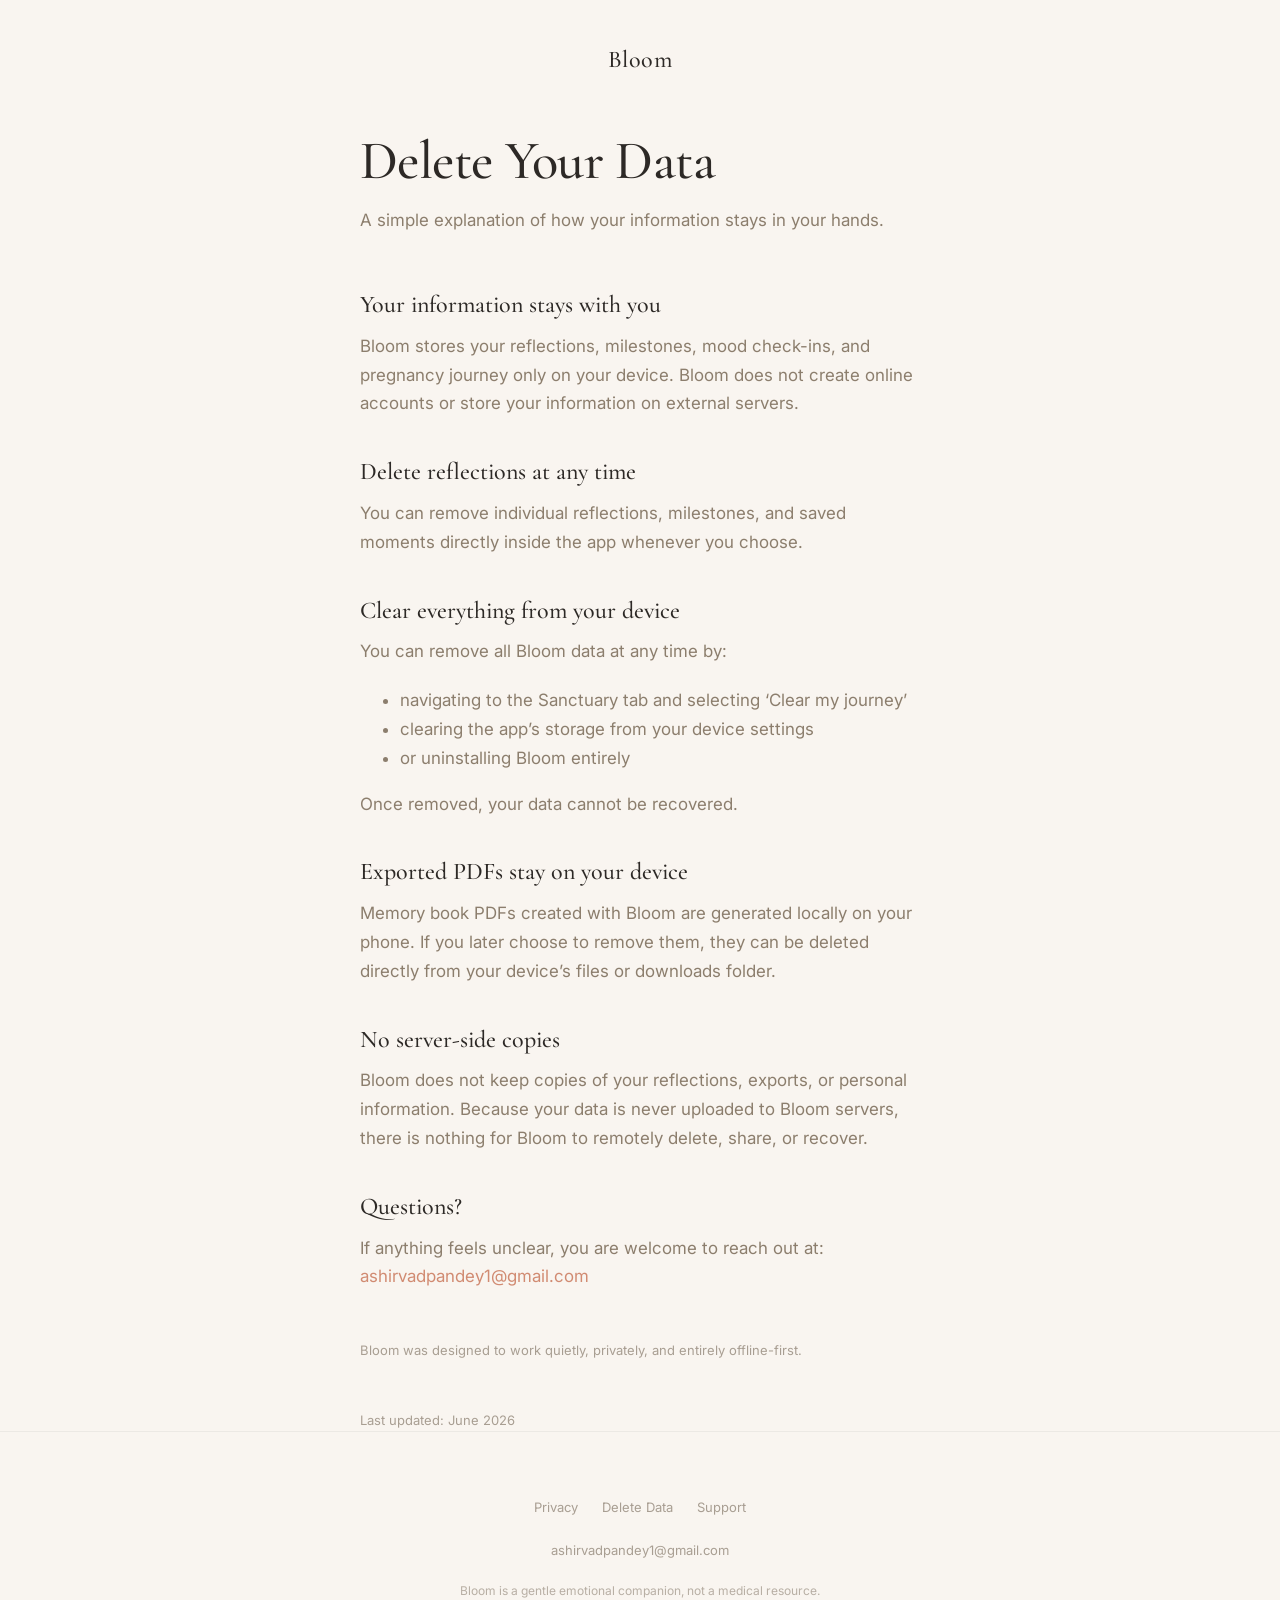
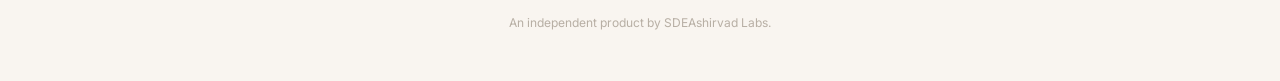
<file: delete-data/index.html>
<!DOCTYPE html>
<html lang="en">
<head>
  <meta charset="UTF-8">
  <meta name="viewport" content="width=device-width, initial-scale=1.0">
  <meta name="description" content="How to delete your data from Bloom, a private offline-first pregnancy companion.">
  <meta name="author" content="Ashirvad Kumar Pandey">
  <meta name="theme-color" content="#F9F5F0">
  <link rel="canonical" href="https://bloom.sdeashirvad.com/delete-data">
  <title>Delete Your Data — Bloom</title>

  <meta property="og:type" content="website">
  <meta property="og:url" content="https://bloom.sdeashirvad.com/delete-data">
  <meta property="og:title" content="Delete Your Data — Bloom">
  <meta property="og:description" content="How to delete your data from Bloom, a private offline-first pregnancy companion.">
  <meta property="og:image" content="https://bloom.sdeashirvad.com/assets/images/icon.png">

  <meta name="twitter:card" content="summary">
  <meta name="twitter:title" content="Delete Your Data — Bloom">
  <meta name="twitter:description" content="How to delete your data from Bloom, a private offline-first pregnancy companion.">
  <meta name="twitter:image" content="https://bloom.sdeashirvad.com/assets/images/icon.png">

  <link rel="icon" href="/assets/images/icon.png" type="image/png">
  <link rel="apple-touch-icon" href="/assets/images/icon.png">
  <link rel="preconnect" href="https://fonts.googleapis.com">
  <link rel="preconnect" href="https://fonts.gstatic.com" crossorigin>
  <link href="https://fonts.googleapis.com/css2?family=Cormorant+Garamond:wght@400;500;600&family=Inter:wght@400;500&display=swap" rel="stylesheet">
  <link rel="stylesheet" href="/styles/main.css">
</head>
<body>
  <a href="#main" class="skip-link">Skip to content</a>

  <header class="site-header">
    <div class="container">
      <a href="/" class="wordmark" aria-label="Bloom home">Bloom</a>
    </div>
  </header>

      <main id="main">
        <div class="container">
          <header class="page-header">
            <h1>Delete Your Data</h1>
            <p class="body-sans">A simple explanation of how your information stays in your hands.</p>
          </header>

          <section class="policy-section">
            <h2>Your information stays with you</h2>
            <p>Bloom stores your reflections, milestones, mood check-ins, and pregnancy journey only on your device. Bloom does not create online accounts or store your information on external servers.</p>
          </section>

          <section class="policy-section">
            <h2>Delete reflections at any time</h2>
            <p>You can remove individual reflections, milestones, and saved moments directly inside the app whenever you choose.</p>
          </section>

          <section class="policy-section">
            <h2>Clear everything from your device</h2>
            <p>You can remove all Bloom data at any time by:</p>
            <ul>
              <li>navigating to the Sanctuary tab and selecting ‘Clear my journey’</li>
              <li>clearing the app’s storage from your device settings</li>
              <li>or uninstalling Bloom entirely</li>
            </ul>
            <p>Once removed, your data cannot be recovered.</p>
          </section>

          <section class="policy-section">
            <h2>Exported PDFs stay on your device</h2>
            <p>Memory book PDFs created with Bloom are generated locally on your phone. If you later choose to remove them, they can be deleted directly from your device’s files or downloads folder.</p>
          </section>

          <section class="policy-section">
            <h2>No server-side copies</h2>
            <p>Bloom does not keep copies of your reflections, exports, or personal information. Because your data is never uploaded to Bloom servers, there is nothing for Bloom to remotely delete, share, or recover.</p>
          </section>

          <section class="policy-section">
            <h2>Questions?</h2>
            <p>If anything feels unclear, you are welcome to reach out at:<br>
            <a href="mailto:ashirvadpandey1@gmail.com">ashirvadpandey1@gmail.com</a></p>
          </section>

          <p class="text-muted text-small mt-large">Bloom was designed to work quietly, privately, and entirely offline-first.</p>
          <p class="text-muted text-small mt-large">Last updated: June 2026</p>

        </div>
      </main>

    </div>
  </main>

  <footer class="site-footer">
    <div class="container">
      <nav class="footer-nav" aria-label="Footer">
        <a href="/privacy">Privacy</a>
        <a href="/delete-data">Delete Data</a>
        <a href="/support">Support</a>
      </nav>
      <p class="footer-email">
        <a href="mailto:ashirvadpandey1@gmail.com">ashirvadpandey1@gmail.com</a>
      </p>
      <p class="footer-disclaimer">Bloom is a gentle emotional companion, not a medical resource.</p>
      <p class="footer-attribution">An independent product by <a href="https://labs.sdeashirvad.com">SDEAshirvad Labs</a>.</p>
    </div>
  </footer>
</body>
</html>
</file>
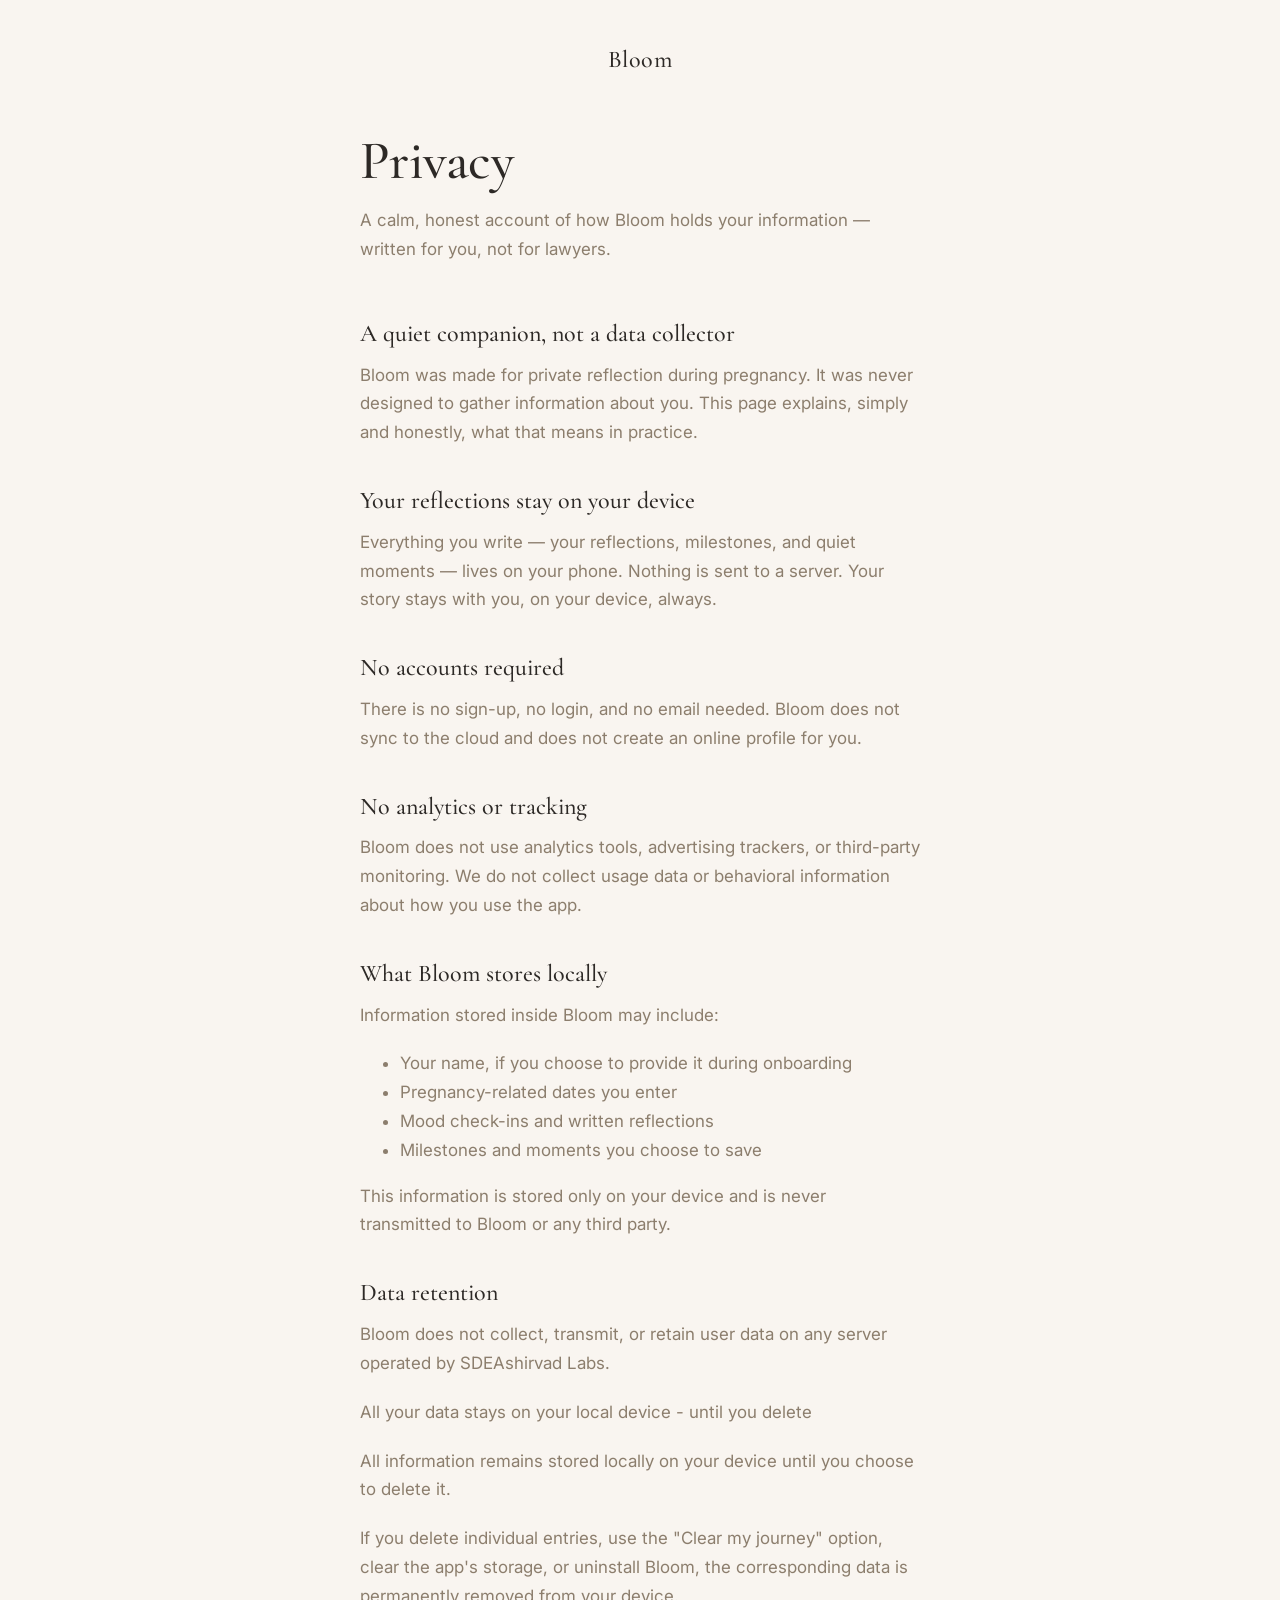
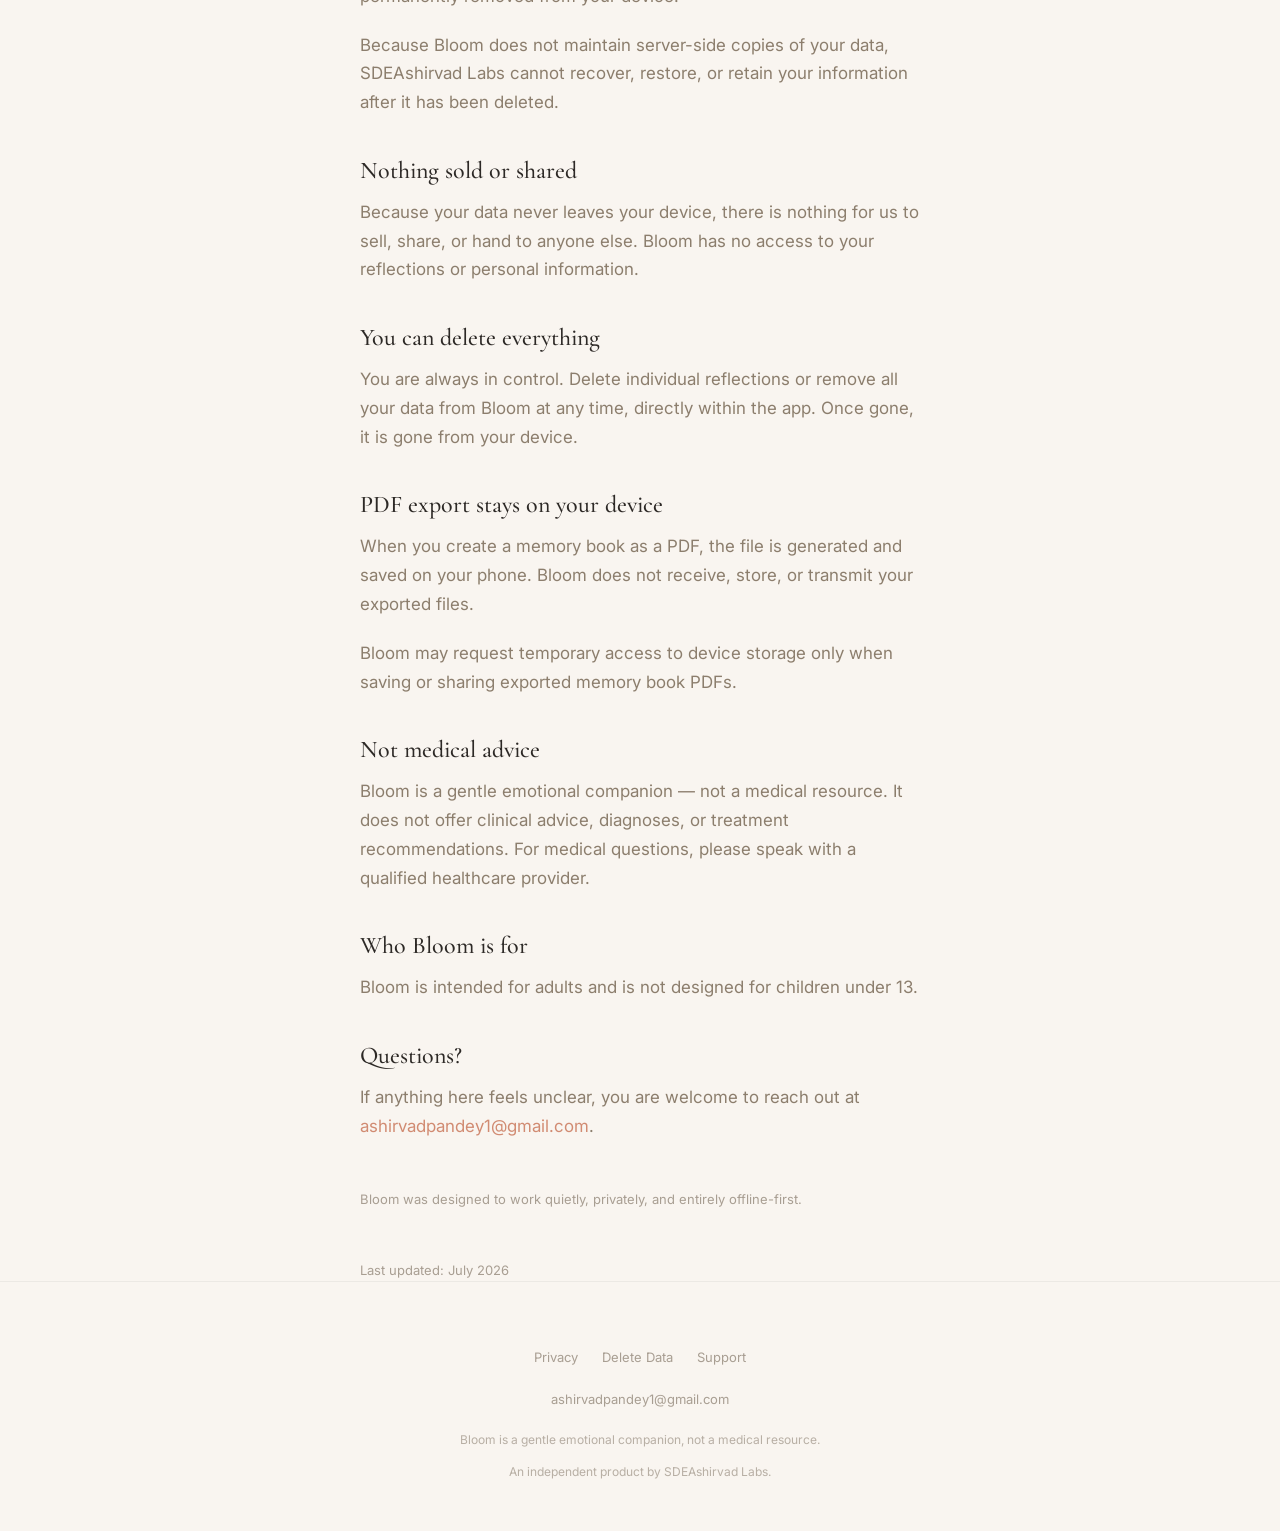
<file: privacy/index.html>
<!DOCTYPE html>
<html lang="en">
<head>
  <meta charset="UTF-8">
  <meta name="viewport" content="width=device-width, initial-scale=1.0">
  <meta name="description" content="How Bloom handles your information — calmly, honestly, and entirely on your device.">
  <meta name="author" content="Ashirvad Kumar Pandey">
  <meta name="theme-color" content="#F9F5F0">
  <link rel="canonical" href="https://bloom.sdeashirvad.com/privacy">
  <title>Privacy — Bloom</title>

  <meta property="og:type" content="website">
  <meta property="og:url" content="https://bloom.sdeashirvad.com/privacy">
  <meta property="og:title" content="Privacy — Bloom">
  <meta property="og:description" content="How Bloom handles your information — calmly, honestly, and entirely on your device.">
  <meta property="og:image" content="https://bloom.sdeashirvad.com/assets/images/icon.png">

  <meta name="twitter:card" content="summary">
  <meta name="twitter:title" content="Privacy — Bloom">
  <meta name="twitter:description" content="How Bloom handles your information — calmly, honestly, and entirely on your device.">
  <meta name="twitter:image" content="https://bloom.sdeashirvad.com/assets/images/icon.png">

  <link rel="icon" href="/assets/images/icon.png" type="image/png">
  <link rel="apple-touch-icon" href="/assets/images/icon.png">
  <link rel="preconnect" href="https://fonts.googleapis.com">
  <link rel="preconnect" href="https://fonts.gstatic.com" crossorigin>
  <link href="https://fonts.googleapis.com/css2?family=Cormorant+Garamond:wght@400;500;600&family=Inter:wght@400;500&display=swap" rel="stylesheet">
  <link rel="stylesheet" href="/styles/main.css">
</head>
<body>
  <a href="#main" class="skip-link">Skip to content</a>

  <header class="site-header">
    <div class="container">
      <a href="/" class="wordmark" aria-label="Bloom home">Bloom</a>
    </div>
  </header>

      <main id="main">
        <div class="container">
          <header class="page-header">
            <h1>Privacy</h1>
            <p class="body-sans">A calm, honest account of how Bloom holds your information — written for you, not for lawyers.</p>
          </header>

          <section class="policy-section">
            <h2>A quiet companion, not a data collector</h2>
            <p>Bloom was made for private reflection during pregnancy. It was never designed to gather information about you. This page explains, simply and honestly, what that means in practice.</p>
          </section>

          <section class="policy-section">
            <h2>Your reflections stay on your device</h2>
            <p>Everything you write — your reflections, milestones, and quiet moments — lives on your phone. Nothing is sent to a server. Your story stays with you, on your device, always.</p>
          </section>

          <section class="policy-section">
            <h2>No accounts required</h2>
            <p>There is no sign-up, no login, and no email needed. Bloom does not sync to the cloud and does not create an online profile for you.</p>
          </section>

          <section class="policy-section">
            <h2>No analytics or tracking</h2>
            <p>Bloom does not use analytics tools, advertising trackers, or third-party monitoring. We do not collect usage data or behavioral information about how you use the app.</p>
          </section>

          <section class="policy-section">
            <h2>What Bloom stores locally</h2>
            <p>Information stored inside Bloom may include:</p>
            <ul>
              <li>Your name, if you choose to provide it during onboarding</li>
              <li>Pregnancy-related dates you enter</li>
              <li>Mood check-ins and written reflections</li>
              <li>Milestones and moments you choose to save</li>
            </ul>
            <p>This information is stored only on your device and is never transmitted to Bloom or any third party.</p>
          </section>

          <section class="policy-section">
            <h2>Data retention</h2>
            <p>Bloom does not collect, transmit, or retain user data on any server operated by SDEAshirvad Labs.</p>
            <p>All your data stays on your local device - until you delete</p>
            <p>All information remains stored locally on your device until you choose to delete it.</p>
            <p>If you delete individual entries, use the "Clear my journey" option, clear the app's storage, or uninstall Bloom, the corresponding data is permanently removed from your device.</p>
            <p>Because Bloom does not maintain server-side copies of your data, SDEAshirvad Labs cannot recover, restore, or retain your information after it has been deleted.</p>
          </section>

          <section class="policy-section">
            <h2>Nothing sold or shared</h2>
            <p>Because your data never leaves your device, there is nothing for us to sell, share, or hand to anyone else. Bloom has no access to your reflections or personal information.</p>
          </section>

          <section class="policy-section">
            <h2>You can delete everything</h2>
            <p>You are always in control. Delete individual reflections or remove all your data from Bloom at any time, directly within the app. Once gone, it is gone from your device.</p>
          </section>

          <section class="policy-section">
            <h2>PDF export stays on your device</h2>
            <p>When you create a memory book as a PDF, the file is generated and saved on your phone. Bloom does not receive, store, or transmit your exported files.</p>
            <p>Bloom may request temporary access to device storage only when saving or sharing exported memory book PDFs.</p>
          </section>

          <section class="policy-section">
            <h2>Not medical advice</h2>
            <p>Bloom is a gentle emotional companion — not a medical resource. It does not offer clinical advice, diagnoses, or treatment recommendations. For medical questions, please speak with a qualified healthcare provider.</p>
          </section>

          <section class="policy-section">
            <h2>Who Bloom is for</h2>
            <p>Bloom is intended for adults and is not designed for children under 13.</p>
          </section>

          <section class="policy-section">
            <h2>Questions?</h2>
            <p>If anything here feels unclear, you are welcome to reach out at <a href="mailto:ashirvadpandey1@gmail.com">ashirvadpandey1@gmail.com</a>.</p>
          </section>

          <p class="text-muted text-small mt-large">Bloom was designed to work quietly, privately, and entirely offline-first.</p>
          <p class="text-muted text-small mt-large">Last updated: July 2026</p>

        </div>
      </main>

    </div>
  </main>

  <footer class="site-footer">
    <div class="container">
      <nav class="footer-nav" aria-label="Footer">
        <a href="/privacy">Privacy</a>
        <a href="/delete-data">Delete Data</a>
        <a href="/support">Support</a>
      </nav>
      <p class="footer-email">
        <a href="mailto:ashirvadpandey1@gmail.com">ashirvadpandey1@gmail.com</a>
      </p>
      <p class="footer-disclaimer">Bloom is a gentle emotional companion, not a medical resource.</p>
      <p class="footer-attribution">An independent product by <a href="https://labs.sdeashirvad.com">SDEAshirvad Labs</a>.</p>
    </div>
  </footer>
</body>
</html>
</file>
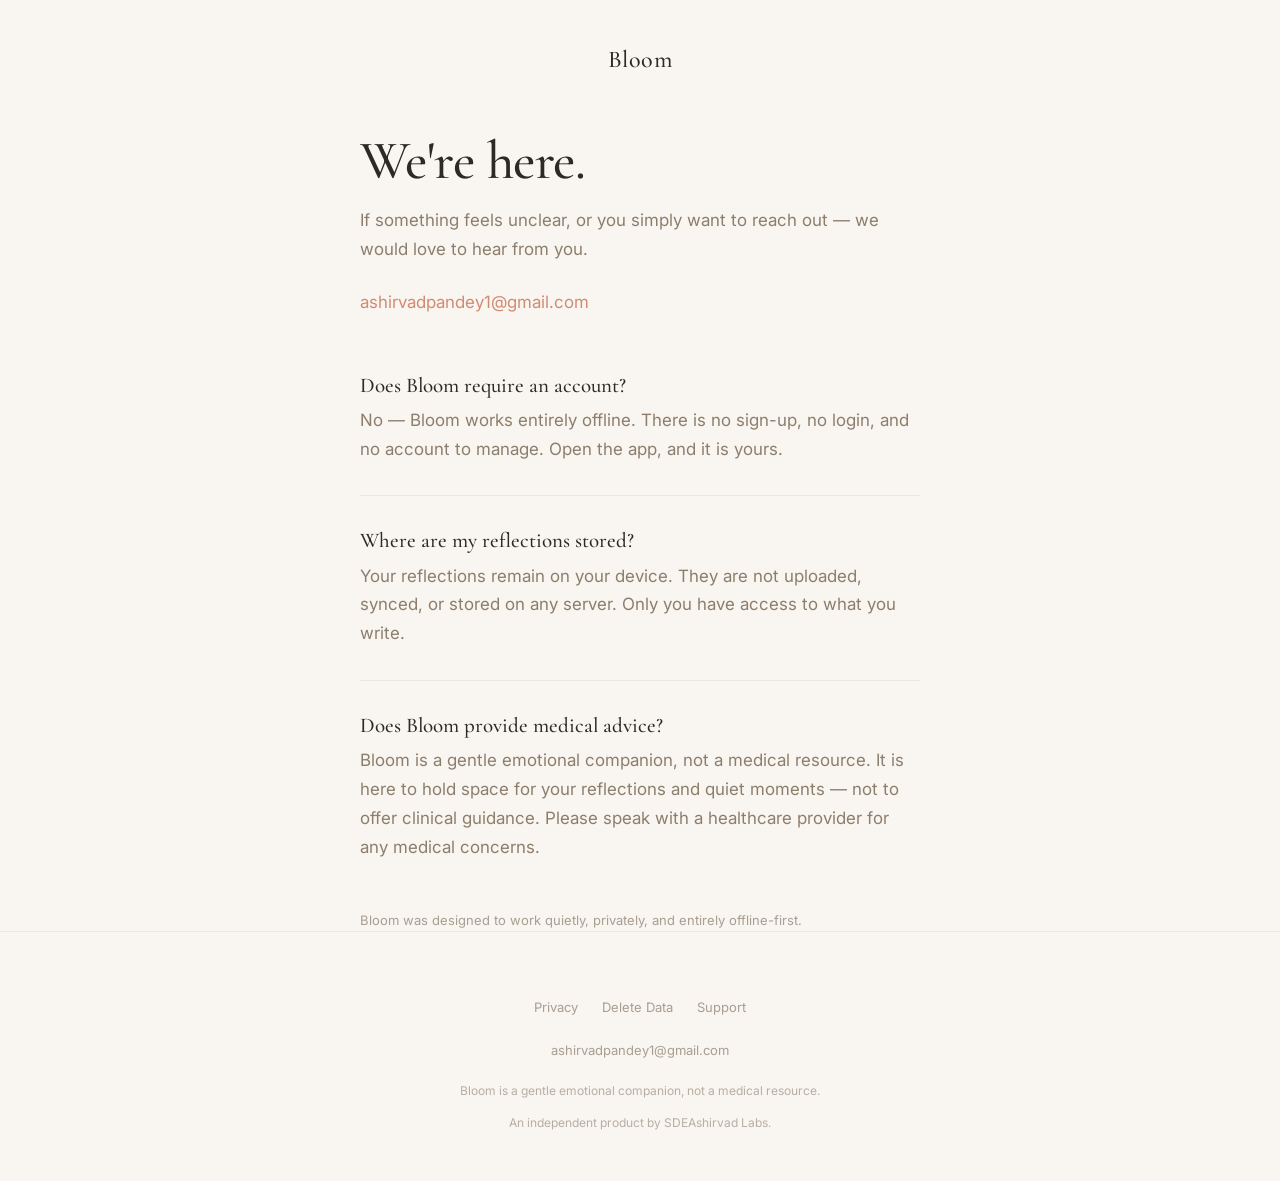
<file: support/index.html>
<!DOCTYPE html>
<html lang="en">
<head>
  <meta charset="UTF-8">
  <meta name="viewport" content="width=device-width, initial-scale=1.0">
  <meta name="description" content="Gentle answers to common questions about Bloom.">
  <meta name="author" content="Ashirvad Kumar Pandey">
  <meta name="theme-color" content="#F9F5F0">
  <link rel="canonical" href="https://bloom.sdeashirvad.com/support">
  <title>Support — Bloom</title>

  <meta property="og:type" content="website">
  <meta property="og:url" content="https://bloom.sdeashirvad.com/support">
  <meta property="og:title" content="Support — Bloom">
  <meta property="og:description" content="Gentle answers to common questions about Bloom.">
  <meta property="og:image" content="https://bloom.sdeashirvad.com/assets/images/icon.png">

  <meta name="twitter:card" content="summary">
  <meta name="twitter:title" content="Support — Bloom">
  <meta name="twitter:description" content="Gentle answers to common questions about Bloom.">
  <meta name="twitter:image" content="https://bloom.sdeashirvad.com/assets/images/icon.png">

  <link rel="icon" href="/assets/images/icon.png" type="image/png">
  <link rel="apple-touch-icon" href="/assets/images/icon.png">
  <link rel="preconnect" href="https://fonts.googleapis.com">
  <link rel="preconnect" href="https://fonts.gstatic.com" crossorigin>
  <link href="https://fonts.googleapis.com/css2?family=Cormorant+Garamond:wght@400;500;600&family=Inter:wght@400;500&display=swap" rel="stylesheet">
  <link rel="stylesheet" href="/styles/main.css">
</head>
<body>
  <a href="#main" class="skip-link">Skip to content</a>

  <header class="site-header">
    <div class="container">
      <a href="/" class="wordmark" aria-label="Bloom home">Bloom</a>
    </div>
  </header>

  <main id="main">
    <div class="container">
      <header class="page-header">
        <h1>We're here.</h1>
        <p class="body-sans">If something feels unclear, or you simply want to reach out — we would love to hear from you.</p>
        <p class="body-sans mt-medium">
          <a href="mailto:ashirvadpandey1@gmail.com">ashirvadpandey1@gmail.com</a>
        </p>
      </header>

      <section class="faq" aria-label="Frequently asked questions">
        <article class="faq-item fade-in">
          <h2>Does Bloom require an account?</h2>
          <p class="body-sans">No — Bloom works entirely offline. There is no sign-up, no login, and no account to manage. Open the app, and it is yours.</p>
        </article>

        <article class="faq-item fade-in">
          <h2>Where are my reflections stored?</h2>
          <p class="body-sans">Your reflections remain on your device. They are not uploaded, synced, or stored on any server. Only you have access to what you write.</p>
        </article>

        <article class="faq-item fade-in">
          <h2>Does Bloom provide medical advice?</h2>
          <p class="body-sans">Bloom is a gentle emotional companion, not a medical resource. It is here to hold space for your reflections and quiet moments — not to offer clinical guidance. Please speak with a healthcare provider for any medical concerns.</p>
        </article>
      </section>
      <p class="text-muted text-small mt-large">Bloom was designed to work quietly, privately, and entirely offline-first.</p>
    </div>
  </main>

  <footer class="site-footer">
    <div class="container">
      <nav class="footer-nav" aria-label="Footer">
        <a href="/privacy">Privacy</a>
        <a href="/delete-data">Delete Data</a>
        <a href="/support">Support</a>
      </nav>
      <p class="footer-email">
        <a href="mailto:ashirvadpandey1@gmail.com">ashirvadpandey1@gmail.com</a>
      </p>
      <p class="footer-disclaimer">Bloom is a gentle emotional companion, not a medical resource.</p>
      <p class="footer-attribution">An independent product by <a href="https://labs.sdeashirvad.com">SDEAshirvad Labs</a>.</p>
    </div>
  </footer>

  <script src="/scripts/main.js" defer></script>
</body>
</html>
</file>
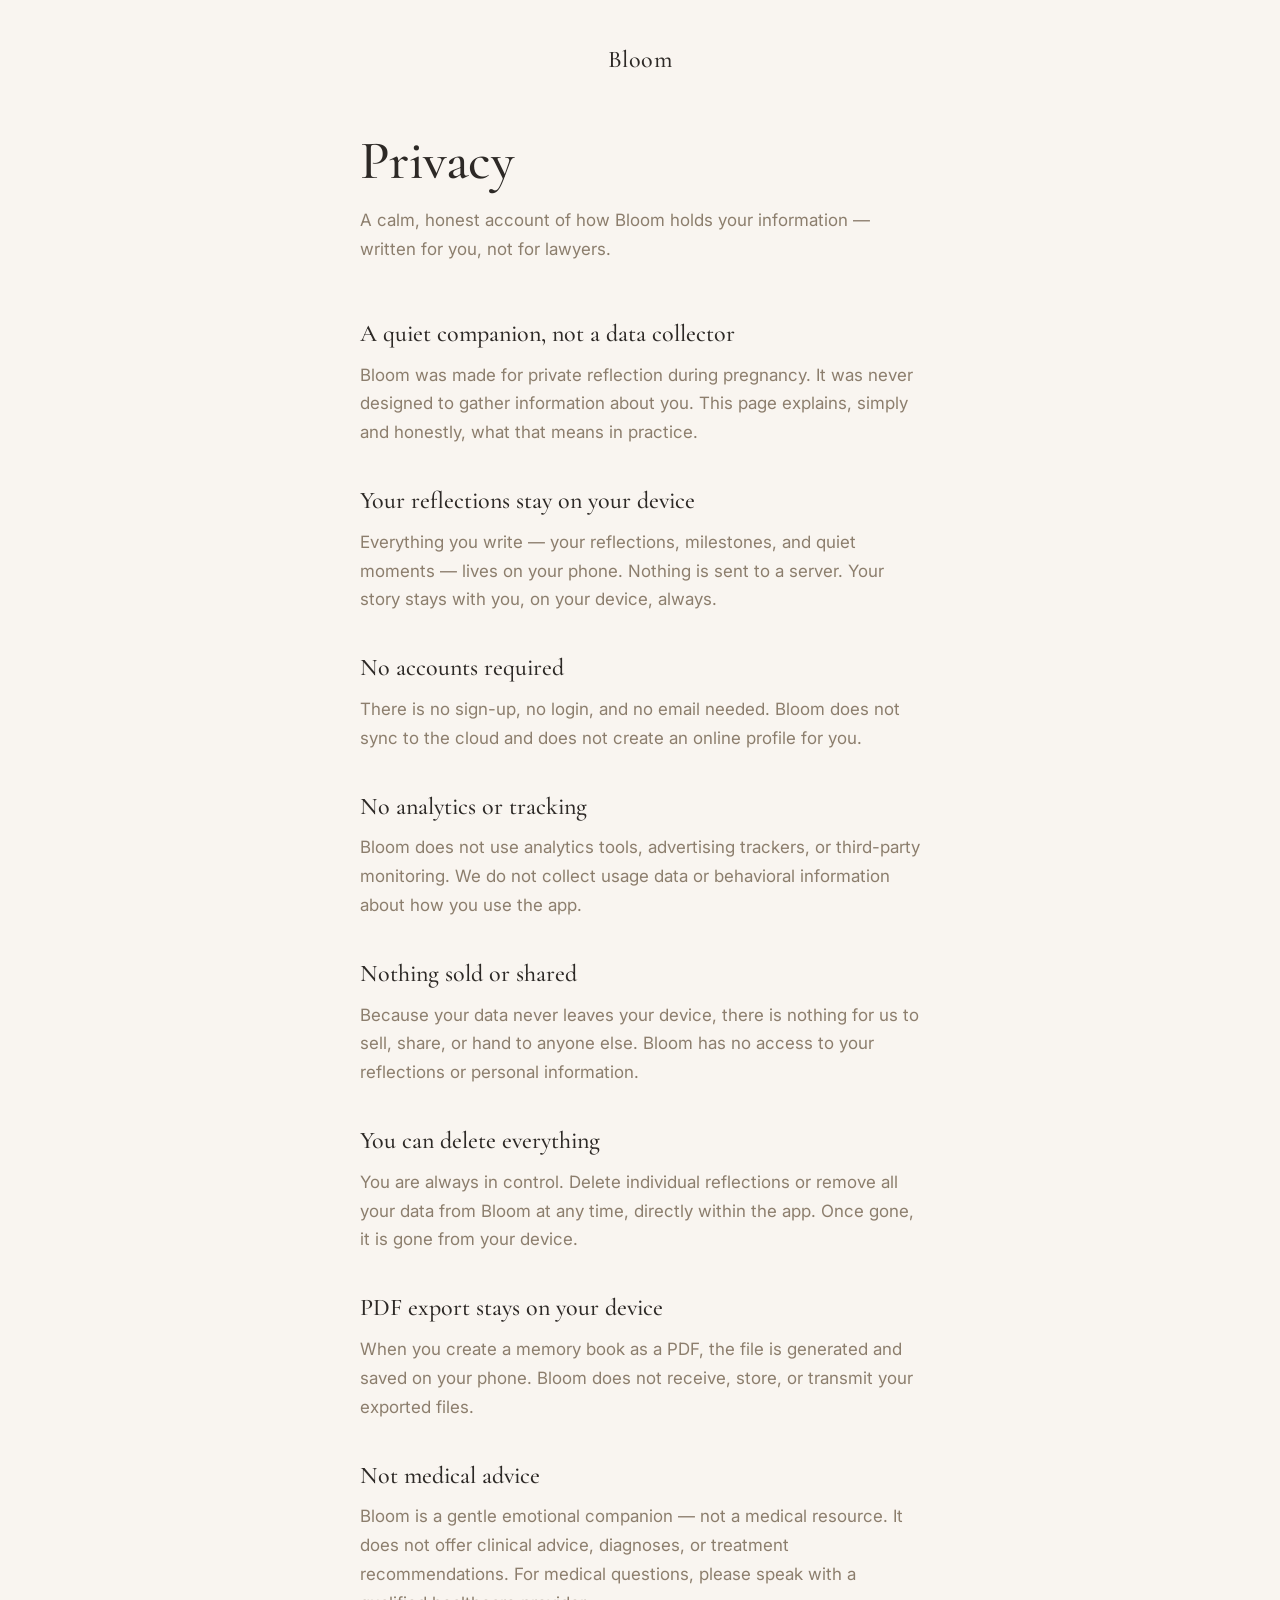
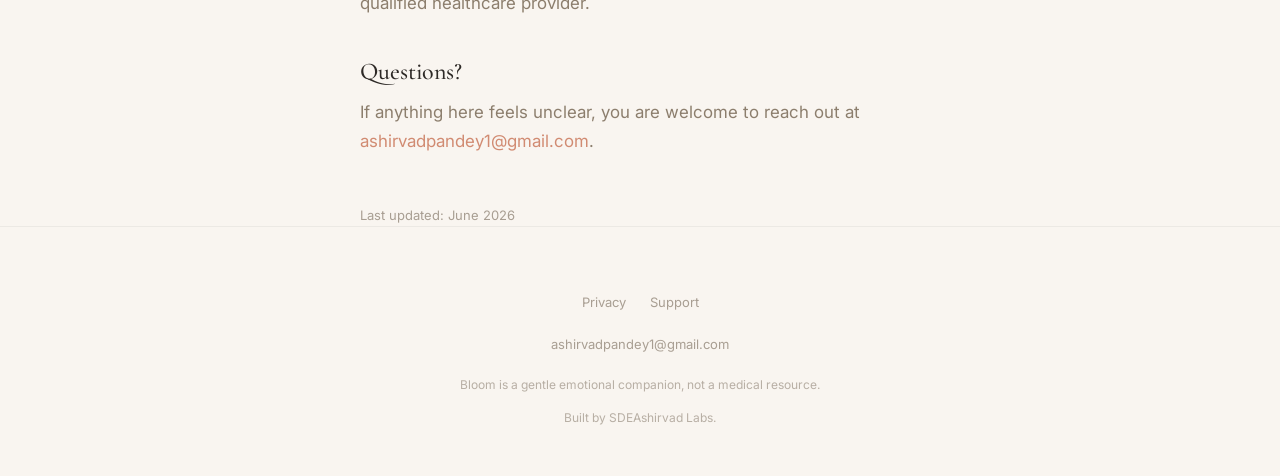
<file: privacy.html>
<!DOCTYPE html>
<html lang="en">
<head>
  <meta charset="UTF-8">
  <meta name="viewport" content="width=device-width, initial-scale=1.0">
  <meta name="description" content="How Bloom handles your information — calmly, honestly, and entirely on your device.">
  <meta name="author" content="Ashirvad Kumar Pandey">
  <meta name="theme-color" content="#F9F5F0">
  <link rel="canonical" href="https://bloom.ashirvad.work/privacy">
  <title>Privacy — Bloom</title>

  <meta property="og:type" content="website">
  <meta property="og:url" content="https://bloom.ashirvad.work/privacy">
  <meta property="og:title" content="Privacy — Bloom">
  <meta property="og:description" content="How Bloom handles your information — calmly, honestly, and entirely on your device.">
  <meta property="og:image" content="https://bloom.ashirvad.work/assets/images/icon.png">

  <meta name="twitter:card" content="summary">
  <meta name="twitter:title" content="Privacy — Bloom">
  <meta name="twitter:description" content="How Bloom handles your information — calmly, honestly, and entirely on your device.">
  <meta name="twitter:image" content="https://bloom.ashirvad.work/assets/images/icon.png">

  <link rel="icon" href="assets/images/icon.png" type="image/png">
  <link rel="apple-touch-icon" href="assets/images/icon.png">
  <link rel="preconnect" href="https://fonts.googleapis.com">
  <link rel="preconnect" href="https://fonts.gstatic.com" crossorigin>
  <link href="https://fonts.googleapis.com/css2?family=Cormorant+Garamond:wght@400;500;600&family=Inter:wght@400;500&display=swap" rel="stylesheet">
  <link rel="stylesheet" href="styles/main.css">
</head>
<body>
  <a href="#main" class="skip-link">Skip to content</a>

  <header class="site-header">
    <div class="container">
      <a href="/" class="wordmark" aria-label="Bloom home">Bloom</a>
    </div>
  </header>

  <main id="main">
    <div class="container">
      <header class="page-header">
        <h1>Privacy</h1>
        <p class="body-sans">A calm, honest account of how Bloom holds your information — written for you, not for lawyers.</p>
      </header>

      <section class="policy-section">
        <h2>A quiet companion, not a data collector</h2>
        <p>Bloom was made for private reflection during pregnancy. It was never designed to gather information about you. This page explains, simply and honestly, what that means in practice.</p>
      </section>

      <section class="policy-section">
        <h2>Your reflections stay on your device</h2>
        <p>Everything you write — your reflections, milestones, and quiet moments — lives on your phone. Nothing is sent to a server. Your story stays with you, on your device, always.</p>
      </section>

      <section class="policy-section">
        <h2>No accounts required</h2>
        <p>There is no sign-up, no login, and no email needed. Bloom does not sync to the cloud and does not create an online profile for you.</p>
      </section>

      <section class="policy-section">
        <h2>No analytics or tracking</h2>
        <p>Bloom does not use analytics tools, advertising trackers, or third-party monitoring. We do not collect usage data or behavioral information about how you use the app.</p>
      </section>

      <section class="policy-section">
        <h2>Nothing sold or shared</h2>
        <p>Because your data never leaves your device, there is nothing for us to sell, share, or hand to anyone else. Bloom has no access to your reflections or personal information.</p>
      </section>

      <section class="policy-section">
        <h2>You can delete everything</h2>
        <p>You are always in control. Delete individual reflections or remove all your data from Bloom at any time, directly within the app. Once gone, it is gone from your device.</p>
      </section>

      <section class="policy-section">
        <h2>PDF export stays on your device</h2>
        <p>When you create a memory book as a PDF, the file is generated and saved on your phone. Bloom does not receive, store, or transmit your exported files.</p>
      </section>

      <section class="policy-section">
        <h2>Not medical advice</h2>
        <p>Bloom is a gentle emotional companion — not a medical resource. It does not offer clinical advice, diagnoses, or treatment recommendations. For medical questions, please speak with a qualified healthcare provider.</p>
      </section>

      <section class="policy-section">
        <h2>Questions?</h2>
        <p>If anything here feels unclear, you are welcome to reach out at <a href="mailto:ashirvadpandey1@gmail.com">ashirvadpandey1@gmail.com</a>.</p>
      </section>

      <p class="text-muted text-small mt-large">Last updated: June 2026</p>
    </div>
  </main>

  <footer class="site-footer">
    <div class="container">
      <nav class="footer-nav" aria-label="Footer">
        <a href="/privacy">Privacy</a>
        <a href="/support">Support</a>
      </nav>
      <p class="footer-email">
        <a href="mailto:ashirvadpandey1@gmail.com">ashirvadpandey1@gmail.com</a>
      </p>
      <p class="footer-disclaimer">Bloom is a gentle emotional companion, not a medical resource.</p>
      <p class="footer-attribution">Built by <a href="https://ashirvad.work">SDEAshirvad Labs</a>.</p>
    </div>
  </footer>
</body>
</html>
</file>
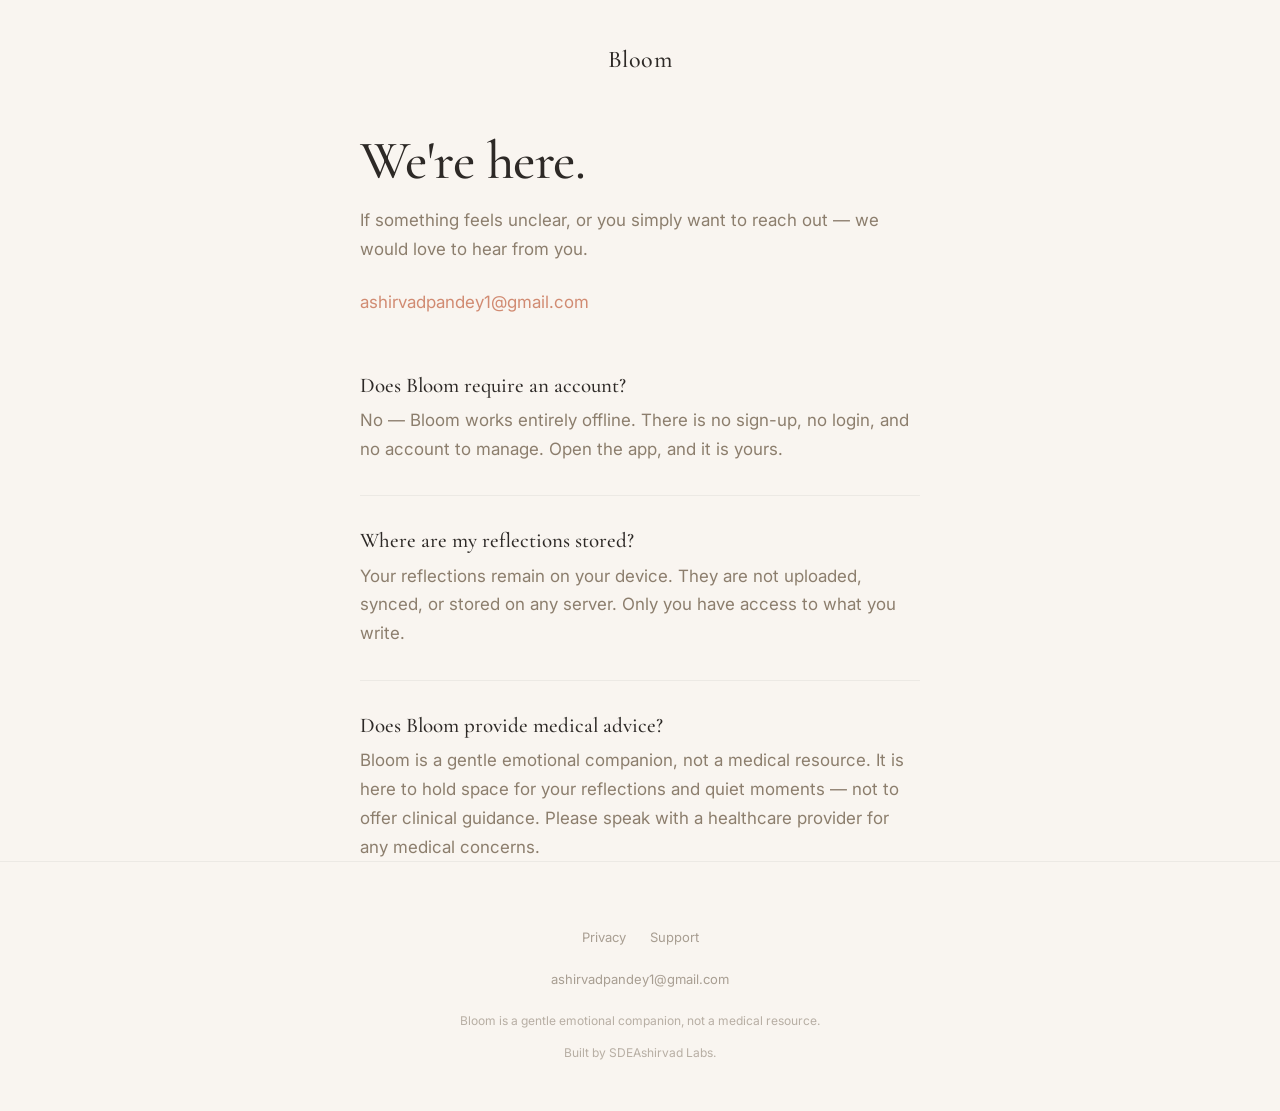
<file: support.html>
<!DOCTYPE html>
<html lang="en">
<head>
  <meta charset="UTF-8">
  <meta name="viewport" content="width=device-width, initial-scale=1.0">
  <meta name="description" content="Gentle answers to common questions about Bloom.">
  <meta name="author" content="Ashirvad Kumar Pandey">
  <meta name="theme-color" content="#F9F5F0">
  <link rel="canonical" href="https://bloom.ashirvad.work/support">
  <title>Support — Bloom</title>

  <meta property="og:type" content="website">
  <meta property="og:url" content="https://bloom.ashirvad.work/support">
  <meta property="og:title" content="Support — Bloom">
  <meta property="og:description" content="Gentle answers to common questions about Bloom.">
  <meta property="og:image" content="https://bloom.ashirvad.work/assets/images/icon.png">

  <meta name="twitter:card" content="summary">
  <meta name="twitter:title" content="Support — Bloom">
  <meta name="twitter:description" content="Gentle answers to common questions about Bloom.">
  <meta name="twitter:image" content="https://bloom.ashirvad.work/assets/images/icon.png">

  <link rel="icon" href="assets/images/icon.png" type="image/png">
  <link rel="apple-touch-icon" href="assets/images/icon.png">
  <link rel="preconnect" href="https://fonts.googleapis.com">
  <link rel="preconnect" href="https://fonts.gstatic.com" crossorigin>
  <link href="https://fonts.googleapis.com/css2?family=Cormorant+Garamond:wght@400;500;600&family=Inter:wght@400;500&display=swap" rel="stylesheet">
  <link rel="stylesheet" href="styles/main.css">
</head>
<body>
  <a href="#main" class="skip-link">Skip to content</a>

  <header class="site-header">
    <div class="container">
      <a href="/" class="wordmark" aria-label="Bloom home">Bloom</a>
    </div>
  </header>

  <main id="main">
    <div class="container">
      <header class="page-header">
        <h1>We're here.</h1>
        <p class="body-sans">If something feels unclear, or you simply want to reach out — we would love to hear from you.</p>
        <p class="body-sans mt-medium">
          <a href="mailto:ashirvadpandey1@gmail.com">ashirvadpandey1@gmail.com</a>
        </p>
      </header>

      <section class="faq" aria-label="Frequently asked questions">
        <article class="faq-item fade-in">
          <h2>Does Bloom require an account?</h2>
          <p class="body-sans">No — Bloom works entirely offline. There is no sign-up, no login, and no account to manage. Open the app, and it is yours.</p>
        </article>

        <article class="faq-item fade-in">
          <h2>Where are my reflections stored?</h2>
          <p class="body-sans">Your reflections remain on your device. They are not uploaded, synced, or stored on any server. Only you have access to what you write.</p>
        </article>

        <article class="faq-item fade-in">
          <h2>Does Bloom provide medical advice?</h2>
          <p class="body-sans">Bloom is a gentle emotional companion, not a medical resource. It is here to hold space for your reflections and quiet moments — not to offer clinical guidance. Please speak with a healthcare provider for any medical concerns.</p>
        </article>
      </section>
    </div>
  </main>

  <footer class="site-footer">
    <div class="container">
      <nav class="footer-nav" aria-label="Footer">
        <a href="/privacy">Privacy</a>
        <a href="/support">Support</a>
      </nav>
      <p class="footer-email">
        <a href="mailto:ashirvadpandey1@gmail.com">ashirvadpandey1@gmail.com</a>
      </p>
      <p class="footer-disclaimer">Bloom is a gentle emotional companion, not a medical resource.</p>
      <p class="footer-attribution">Built by <a href="https://ashirvad.work">SDEAshirvad Labs</a>.</p>
    </div>
  </footer>

  <script src="scripts/main.js" defer></script>
</body>
</html>
</file>
<file: styles/main.css>
/* ==========================================================================
   Bloom — Minimal Static Website
   ========================================================================== */

/* --- Reset + Base --- */

*,
*::before,
*::after {
  box-sizing: border-box;
}

html {
  scroll-behavior: smooth;
}

@media (prefers-reduced-motion: reduce) {
  html {
    scroll-behavior: auto;
  }
}

body {
  margin: 0;
  min-height: 100vh;
  display: flex;
  flex-direction: column;
  background-color: var(--bg-cream);
  color: var(--text-body);
  font-family: var(--font-sans);
  font-size: var(--text-base);
  font-weight: 400;
  line-height: 1.7;
  -webkit-font-smoothing: antialiased;
}

img {
  max-width: 100%;
  height: auto;
  display: block;
}

a {
  color: var(--accent-rose);
  text-decoration: none;
  transition: opacity 0.25s ease;
}

a:hover {
  opacity: 0.75;
}

a:focus-visible {
  outline: 2px solid var(--accent-rose);
  outline-offset: 3px;
  border-radius: 2px;
}

/* --- Design Tokens --- */

:root {
  --bg-cream: #F9F5F0;
  --bg-cream-deep: #F3EDE4;
  --text-primary: #2D2926;
  --text-body: #8C7E6D;
  --text-muted: #A89E92;
  --accent-rose: #D18B72;
  --accent-sage: #7D8471;
  --accent-sage-soft: #E8EDE4;
  --white: #FFFFFF;
  --shadow-soft: 0 8px 32px rgba(45, 41, 38, 0.06);
  --shadow-device: 0 16px 48px rgba(45, 41, 38, 0.08);
  --radius-pill: 999px;
  --radius-soft: 24px;
  --font-serif: "Cormorant Garamond", Georgia, "Times New Roman", serif;
  --font-sans: "Inter", system-ui, -apple-system, sans-serif;
  --text-base: clamp(0.9375rem, 0.9rem + 0.2vw, 1.0625rem);
  --text-sm: 0.8125rem;
  --text-lg: clamp(1.75rem, 1.5rem + 1.2vw, 2.5rem);
  --text-xl: clamp(2.25rem, 1.8rem + 2vw, 3.5rem);
  --container-narrow: 40rem;
  --container-wide: 47.5rem;
  --section-gap: clamp(5rem, 8vw, 8rem);
}

/* --- Typography --- */

h1,
h2,
h3 {
  font-family: var(--font-serif);
  font-weight: 500;
  color: var(--text-primary);
  line-height: 1.2;
  margin: 0 0 1rem;
}

h1 {
  font-size: var(--text-xl);
  letter-spacing: -0.01em;
}

h2 {
  font-size: var(--text-lg);
}

p {
  margin: 0 0 1.25rem;
}

p:last-child {
  margin-bottom: 0;
}

.label-caps {
  display: block;
  font-family: var(--font-sans);
  font-size: var(--text-sm);
  font-weight: 500;
  letter-spacing: 0.12em;
  text-transform: uppercase;
  color: var(--accent-rose);
  margin-bottom: 1rem;
}

.heading-serif {
  font-family: var(--font-serif);
  font-size: var(--text-lg);
  font-weight: 500;
  color: var(--text-primary);
  line-height: 1.25;
}

.body-sans {
  font-family: var(--font-sans);
  color: var(--text-body);
  line-height: 1.7;
}

.text-muted {
  color: var(--text-muted);
}

.text-small {
  font-size: var(--text-sm);
}

.mt-medium {
  margin-top: 1.5rem;
}

.mt-large {
  margin-top: 3rem;
}

/* --- Layout --- */

.skip-link {
  position: absolute;
  top: -100%;
  left: 1rem;
  padding: 0.5rem 1rem;
  background: var(--text-primary);
  color: var(--bg-cream);
  font-size: var(--text-sm);
  border-radius: 4px;
  z-index: 100;
}

.skip-link:focus {
  top: 1rem;
}

.container {
  width: 100%;
  max-width: var(--container-narrow);
  margin: 0 auto;
  padding: 0 clamp(1.5rem, 5vw, 2.5rem);
}

.container--wide {
  max-width: var(--container-wide);
}

.section {
  padding: var(--section-gap) 0;
}

.section--alt {
  background-color: var(--bg-cream-deep);
}

.section--center {
  text-align: center;
}

main {
  flex: 1;
}

/* --- Header --- */

.site-header {
  padding: clamp(1.5rem, 4vw, 2.5rem) 0 0;
}

.site-header .container {
  display: flex;
  justify-content: center;
}

.wordmark {
  font-family: var(--font-serif);
  font-size: clamp(1.25rem, 1.1rem + 0.5vw, 1.5rem);
  font-weight: 500;
  color: var(--text-primary);
  letter-spacing: 0.02em;
  transition: opacity 0.25s ease;
}

.wordmark:hover {
  opacity: 0.7;
}

/* --- Hero --- */

.hero {
  padding-top: clamp(3rem, 6vw, 5rem);
  text-align: center;
}

.hero__title {
  margin-bottom: 0.75rem;
}

.hero__subtitle {
  font-family: var(--font-serif);
  font-size: clamp(1.375rem, 1.2rem + 0.8vw, 1.75rem);
  font-weight: 400;
  color: var(--text-primary);
  margin-bottom: 1rem;
}

.hero__text {
  max-width: 28rem;
  margin: 0 auto clamp(3rem, 5vw, 4rem);
}

.hero__visual {
  position: relative;
  display: flex;
  justify-content: center;
  padding: 2rem 0;
}

/* --- Bloom Circles (CSS graphic) --- */

.bloom-circles {
  position: absolute;
  top: 50%;
  left: 50%;
  transform: translate(-50%, -55%);
  width: clamp(200px, 50vw, 280px);
  height: clamp(200px, 50vw, 280px);
  border-radius: 50%;
  pointer-events: none;
  background:
    radial-gradient(circle at center, rgba(209, 139, 114, 0.12) 0%, transparent 35%),
    radial-gradient(circle at center, rgba(232, 237, 228, 0.6) 0%, transparent 55%),
    radial-gradient(circle at center, rgba(209, 139, 114, 0.06) 0%, transparent 75%);
  z-index: 0;
}

/* --- Screenshot Carousel --- */

.screenshot-carousel {
  position: relative;
  z-index: 1;
  display: flex;
  align-items: center;
  gap: clamp(0.75rem, 3vw, 1.5rem);
}

.screenshot-carousel__nav {
  flex-shrink: 0;
  display: flex;
  align-items: center;
  justify-content: center;
  width: 2.5rem;
  height: 2.5rem;
  padding: 0;
  border: 1px solid rgba(45, 41, 38, 0.1);
  border-radius: 50%;
  background: var(--white);
  color: var(--accent-sage);
  cursor: pointer;
  box-shadow: var(--shadow-soft);
  transition: opacity 0.25s ease, background 0.25s ease;
}

.screenshot-carousel__nav:hover {
  opacity: 0.85;
  background: var(--bg-cream-deep);
}

.screenshot-carousel__nav:focus-visible {
  outline: 2px solid var(--accent-rose);
  outline-offset: 3px;
}

.device-frame {
  position: relative;
  width: clamp(220px, 55vw, 300px);
  background: var(--bg-cream);
  border-radius: 32px;
  box-shadow: var(--shadow-device);
  overflow: hidden;
  border: 1px solid rgba(45, 41, 38, 0.04);
}

.device-frame__screen {
  padding: 1.25rem 1rem 1rem;
  display: flex;
  flex-direction: column;
  align-items: center;
}

.device-frame__dots {
  display: flex;
  gap: 6px;
  margin-bottom: 1rem;
  justify-content: center;
}

.device-frame__dot {
  width: 6px;
  height: 6px;
  border-radius: 50%;
  background: rgba(45, 41, 38, 0.08);
  border: none;
  padding: 0;
  cursor: pointer;
  transition: background 0.25s ease, width 0.25s ease;
}

.device-frame__dot--active {
  width: 20px;
  border-radius: var(--radius-pill);
  background: var(--accent-rose);
}

.device-frame__slides {
  width: 100%;
  position: relative;
}

.device-frame__slide {
  display: none;
  margin: 0;
  cursor: zoom-in;
}

.device-frame__slide.is-active {
  display: block;
}

.device-frame__slide img {
  width: 100%;
  height: auto;
  border-radius: 20px;
  display: block;
  box-shadow: 0 2px 12px rgba(45, 41, 38, 0.04);
}

/* --- Lightbox --- */

.lightbox {
  position: fixed;
  inset: 0;
  z-index: 200;
  display: flex;
  align-items: center;
  justify-content: center;
  padding: 2rem;
  background: rgba(249, 245, 240, 0.92);
  opacity: 0;
  transition: opacity 0.3s ease;
}

.lightbox.is-open {
  opacity: 1;
}

.lightbox[hidden] {
  display: none;
}

.lightbox:not([hidden]) {
  display: flex;
}

.lightbox__img {
  max-width: min(90vw, 420px);
  max-height: 90vh;
  width: auto;
  height: auto;
  border-radius: 24px;
  box-shadow: var(--shadow-device);
}

.lightbox__close {
  position: absolute;
  top: 1.5rem;
  right: 1.5rem;
  width: 2.5rem;
  height: 2.5rem;
  border: none;
  border-radius: 50%;
  background: var(--white);
  color: var(--text-primary);
  font-size: 1.5rem;
  line-height: 1;
  cursor: pointer;
  box-shadow: var(--shadow-soft);
}

.lightbox__close:hover {
  opacity: 0.8;
}

@media (prefers-reduced-motion: reduce) {
  .lightbox {
    transition: none;
  }
}

/* --- Trust List --- */

.trust-list {
  list-style: none;
  padding: 0;
  margin: 2rem 0 0;
}

.trust-list li {
  position: relative;
  padding-left: 1.5rem;
  margin-bottom: 1rem;
  color: var(--accent-sage);
  font-size: var(--text-base);
}

.trust-list li::before {
  content: "";
  position: absolute;
  left: 0;
  top: 0.55em;
  width: 6px;
  height: 6px;
  border-radius: 50%;
  background: var(--accent-sage-soft);
  border: 1.5px solid var(--accent-sage);
}

.trust-list li:last-child {
  margin-bottom: 0;
}

/* --- Buttons --- */

.btn-pill {
  display: inline-block;
  padding: 1rem 2.5rem;
  background: var(--accent-rose);
  color: var(--white);
  font-family: var(--font-sans);
  font-size: var(--text-base);
  font-weight: 500;
  border: none;
  border-radius: var(--radius-pill);
  box-shadow: var(--shadow-soft);
  cursor: pointer;
  transition: opacity 0.25s ease, transform 0.25s ease;
}

.btn-pill:hover {
  opacity: 0.88;
}

.btn-pill--disabled {
  cursor: default;
  opacity: 1;
}

.btn-pill--disabled:hover {
  opacity: 1;
}

.btn-pill--outline {
  background: var(--white);
  color: var(--text-primary);
  box-shadow: var(--shadow-soft);
}

.btn-pill--secondary {
  background: var(--white);
  color: var(--text-primary);
  border: 1px solid rgba(45, 41, 38, 0.1);
  box-shadow: none;
}

.btn-pill--secondary:hover {
  opacity: 0.85;
  background: var(--bg-cream-deep);
}

/* --- Download Section --- */

.download-section {
  display: flex;
  flex-direction: column;
  align-items: center;
  gap: 2rem;
}

.download-section__secondary {
  display: flex;
  flex-direction: column;
  align-items: center;
  gap: 0.5rem;
}

.download-section__subtext {
  font-size: var(--text-sm);
  color: var(--text-muted);
  margin: 0;
}

.download-section__reassurance {
  font-size: 0.75rem;
  color: var(--text-muted);
  margin: 0.5rem 0 0;
  opacity: 0.85;
}

/* --- Footer --- */

.site-footer {
  padding: clamp(3rem, 5vw, 4rem) 0 clamp(2rem, 4vw, 3rem);
  border-top: 1px solid rgba(45, 41, 38, 0.06);
}

.site-footer .container {
  text-align: center;
}

.footer-nav {
  display: flex;
  flex-wrap: wrap;
  justify-content: center;
  gap: 1.5rem;
  margin-bottom: 1.25rem;
}

.footer-nav a {
  font-size: var(--text-sm);
  color: var(--text-muted);
}

.footer-nav a:hover {
  color: var(--accent-rose);
  opacity: 1;
}

.footer-email {
  font-size: var(--text-sm);
  color: var(--text-muted);
}

.footer-email a {
  color: var(--text-muted);
}

.footer-email a:hover {
  color: var(--accent-rose);
}

.footer-disclaimer,
.footer-attribution {
  font-size: 0.75rem;
  color: var(--text-muted);
  margin: 0.75rem 0 0;
  opacity: 0.8;
}

.footer-attribution a {
  color: var(--text-muted);
}

.footer-attribution a:hover {
  color: var(--accent-rose);
  opacity: 1;
}

/* --- Content Pages --- */

.page-header {
  padding-top: clamp(2rem, 4vw, 3rem);
  margin-bottom: clamp(2.5rem, 5vw, 3.5rem);
}

.page-header h1 {
  margin-bottom: 0.75rem;
}

.policy-section {
  margin-bottom: 2.5rem;
}

.policy-section h2 {
  font-size: clamp(1.25rem, 1.1rem + 0.6vw, 1.5rem);
  margin-bottom: 0.75rem;
}

.policy-section p {
  max-width: 38rem;
}

/* --- FAQ --- */

.faq {
  margin-top: 2.5rem;
}

.faq-item {
  margin-bottom: 2rem;
  padding-bottom: 2rem;
  border-bottom: 1px solid rgba(45, 41, 38, 0.06);
}

.faq-item:last-child {
  margin-bottom: 0;
  padding-bottom: 0;
  border-bottom: none;
}

.faq-item h2 {
  font-size: clamp(1.125rem, 1rem + 0.4vw, 1.3125rem);
  margin-bottom: 0.5rem;
}

.faq-item p {
  max-width: 36rem;
}

/* --- 404 --- */

.page-404 {
  flex: 1;
  display: flex;
  align-items: center;
  justify-content: center;
  text-align: center;
  padding: clamp(4rem, 10vw, 8rem) 0;
}

.page-404 h1 {
  margin-bottom: 1rem;
}

.page-404 p {
  margin-bottom: 2rem;
}

/* --- Motion --- */

.fade-in {
  opacity: 0;
  transform: translateY(12px);
  transition: opacity 0.6s ease, transform 0.6s ease;
}

.fade-in.is-visible {
  opacity: 1;
  transform: translateY(0);
}

@media (prefers-reduced-motion: reduce) {
  .fade-in {
    opacity: 1;
    transform: none;
    transition: none;
  }
}

/* --- Responsive --- */

@media (min-width: 480px) {
  .device-frame__screen {
    padding: 1.5rem 1.25rem 1.25rem;
  }

  .screenshot-carousel__nav {
    width: 2.75rem;
    height: 2.75rem;
  }
}

@media (min-width: 768px) {
  .hero__visual {
    padding: 3rem 0;
  }

  .section--split {
    display: grid;
    grid-template-columns: 1fr 1fr;
    gap: 3rem;
    align-items: center;
  }
}
</file>
